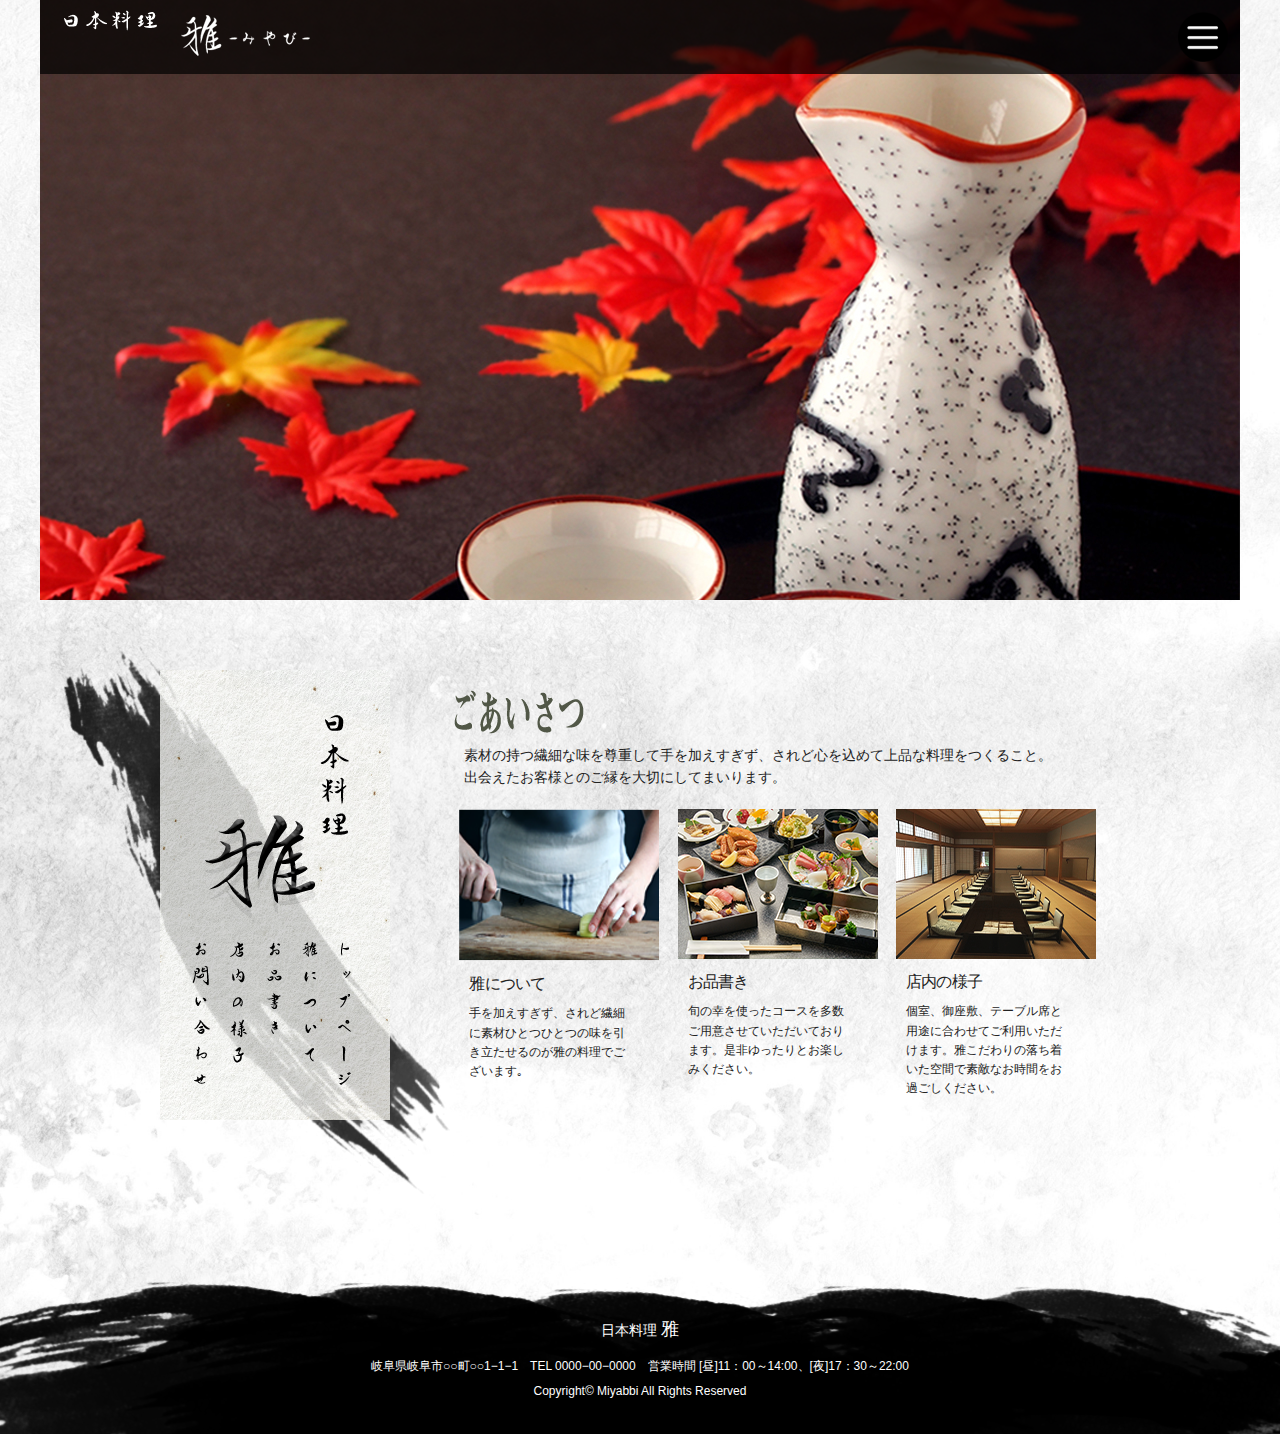
<file: index.html>
<!DOCTYPE html>
<html lang="ja">
<head>

  <!-- Basic Page Needs
  –––––––––––––––––––––––––––––––––––––––––––––––––– -->
  <meta charset="utf-8">
  <title>日本料理　雅（みやび）</title>
  <meta name="description" content="岐阜県にある日本料理専門店「雅」の公式サイトです。">
  <meta name="keywords" content="岐阜県,和食,日本料理,雅,日本料理雅">
    <link rel="stylesheet" href="css/normalize.css">
  <link rel="stylesheet" href="css/skeleton.css">
  <link rel="stylesheet" href="css/miyabi.css">
  <link rel="stylesheet" href="owlcarousel/assets/owl.carousel.min.css">
        <link rel="stylesheet" href="owlcarousel/assets/owl.theme.default.min.css">
        <!-- jQuery -->
        <script type="text/javascript" src="https://ajax.googleapis.com/ajax/libs/jquery/1.10.2/jquery.min.js"></script>
        <!-- Owl Carousel JS -->
        <script src="owlcarousel/owl.carousel.min.js"></script>
         <!-- Owl Carouselを動作させるために追加 -->
        <script src="test-carousel.js"></script>

  <!-- Mobile Specific Metas
  –––––––––––––––––––––––––––––––––––––––––––––––––– -->
  <meta name="viewport" content="width=device-width, initial-scale=1">

  <!-- Favicon
  –––––––––––––––––––––––––––––––––––––––––––––––––– -->
  <link rel="icon" type="image/png" href="image/favicon.png">
</head>
    <!--ヘッド終わり-->
<body>
    <header id="header">
        <div class="global">
        <div class="g-navi u-max-full-width">
            <img class="u-max-full-width gsub" src="image/top/g-navi-sub.png" alt="">
            <img class="u-max-full-width glogo" src="image/top/g-nabi-logo.png" alt="">
            <img class="gbtn" src="image/top/btn.png" alt="" width="50" height="50">
        </div>
        <div class="slide">
            <ul>
                <a href="index.html"><li>トップページ</li></a>
                <a href="about.html"><li>雅について</li></a>
                <a href="menu.html"><li>お品書き</li></a>
                <a href="shop.html"><li>店内の様子</li></a>
                <a href="form.html"><li>お問い合わせ</li></a>
            </ul>
        </div>
        </div>
                    <div class="owl-carousel owl-theme">
                     <img class="u-max-full-width" src="image/top/header-1.jpg" alt="">
                     <img class="u-max-full-width" src="image/top/newheader-2.jpg" alt="">
                     <img class="u-max-full-width" src="image/top/newheader-3.jpg" alt="">
                     <img class="u-max-full-width" src="image/top/newheader-4.jpg" alt="">
                     <img class="u-max-full-width" src="image/top/newheader-5.jpg" alt="">
                     </div>
        <script>
 $(document).ready(function(){

      $('.gbtn').click(function () {
        $('.slide').slideToggle();
      });

    });
        </script>
    </header>
    <!--ヘッダー終わり-->
    <main id=top>
        <div class="container">
            <div class="row">
                <div class="four columns">
                  <div id="logo">
                      <div class="sumi"><img class="u-max-full-width" src="image/top/sumi.png" alt=""></div>
                      <div class="wasi"><img class="u-max-full-width" src="image/top/wasi_logo.png" alt=""></div>
                      <div class="main_logo"><img class="u-max-full-width" src="image/top/miyabi_logo.png" alt=""></div>
                      <div class="sub_logo"><img class="u-max-full-width" src="image/top/sub_logo.png" alt=""></div>
                    <div class="navi">
                        <ul>
                            <li><a href="index.html"><img class="u-max-full-width" src="image/top/toppage.png" alt="トップページ"></a></li>
                            <li><a href="about.html"><img class="u-max-full-width" src="image/top/miyabi.png" alt="雅について"></a></li>
                            <li><a href="menu.html"><img class="u-max-full-width" src="image/top/menu.png" alt="お品書き"></a></li>
                            <li><a href="shop.html"><img class="u-max-full-width" src="image/top/tennai.png" alt="店内の様子"></a></li>
                            <li><a href="form.html"><img class="u-max-full-width" src="image/top/form.png" alt="お問い合わせ"></a></li>
                        </ul>
                    </div>
                  </div>
                </div>
                    <!--　サイドバー終わり-->
                <div class="eight columns">
                    <div id="top_contents">
                        <div class="aisatu">
                            <img class="u-max-full-width pc" src="image/top/aisatu.png" alt="">
                            <img class="u-max-full-width sp" src="image/top_sp/aisatu.png" alt="">
                            <p>素材の持つ繊細な味を尊重して手を加えすぎず、されど心を込めて上品な料理をつくること。<br>
                               出会えたお客様とのご縁を大切にしてまいります。​</p>
                        </div>
                            <div class="contents_li">
                                  <a href="about.html"><img class="u-max-full-width" src="image/top/c_1.png" alt="雅について"></a>
                                <h4>雅について</h4>
                                <p>手を加えすぎず、されど繊細に素材ひとつひとつの味を引き立たせるのが雅の料理でございます｡</p>
                            </div>
                            <div class="contents_li">
                                  <a href="menu.html"><img class="u-max-full-width" src="image/top/c_2.png" alt="お品書き"></a>
                                <h4>お品書き</h4>
                                <p>旬の幸を使ったコースを多数ご用意させていただいております。是非ゆったりとお楽しみください。</p>
                            </div>
                            <div class="contents_li">
                                  <a href="shop.html"><img class="u-max-full-width" src="image/top/c_3.png" alt="店内の様子"></a>
                                <h4>店内の様子</h4>
                                <p>個室、御座敷、テーブル席と用途に合わせてご利用いただけます。雅こだわりの落ち着いた空間で素敵なお時間をお過ごしください。</p>
                            </div>
                    </div>
                </div>
                <!--メインコンテンツ終了-->
                <div class="page_top"><a href="#logo"><p>ページトップへ</p></a></div>
            </div>
        </div>
        <script>

$(document).ready(function() {
  var page_top = $('.page_top');
       page_top.click(function () {
           $('body, html').animate({ scrollTop: 0 }, 500);
              return false;
   });
});
</script>

    </main>
    <!--メイン終了-->
    <footer>
        <div class="container">
            <div class="row">
                <div class="twelve columns">
                    <p>日本料理 <span>雅</span></p>
                    <small> 岐阜県岐阜市○○町○○1−1−1　TEL 0000−00−0000　営業時間 [昼]11：00～14:00、[夜]17：30～22:00<br>Copyright© Miyabbi All Rights Reserved</small>
                </div>
            </div>
        </div>
    </footer>
       <!--フッター終了-->
</body>
</file>
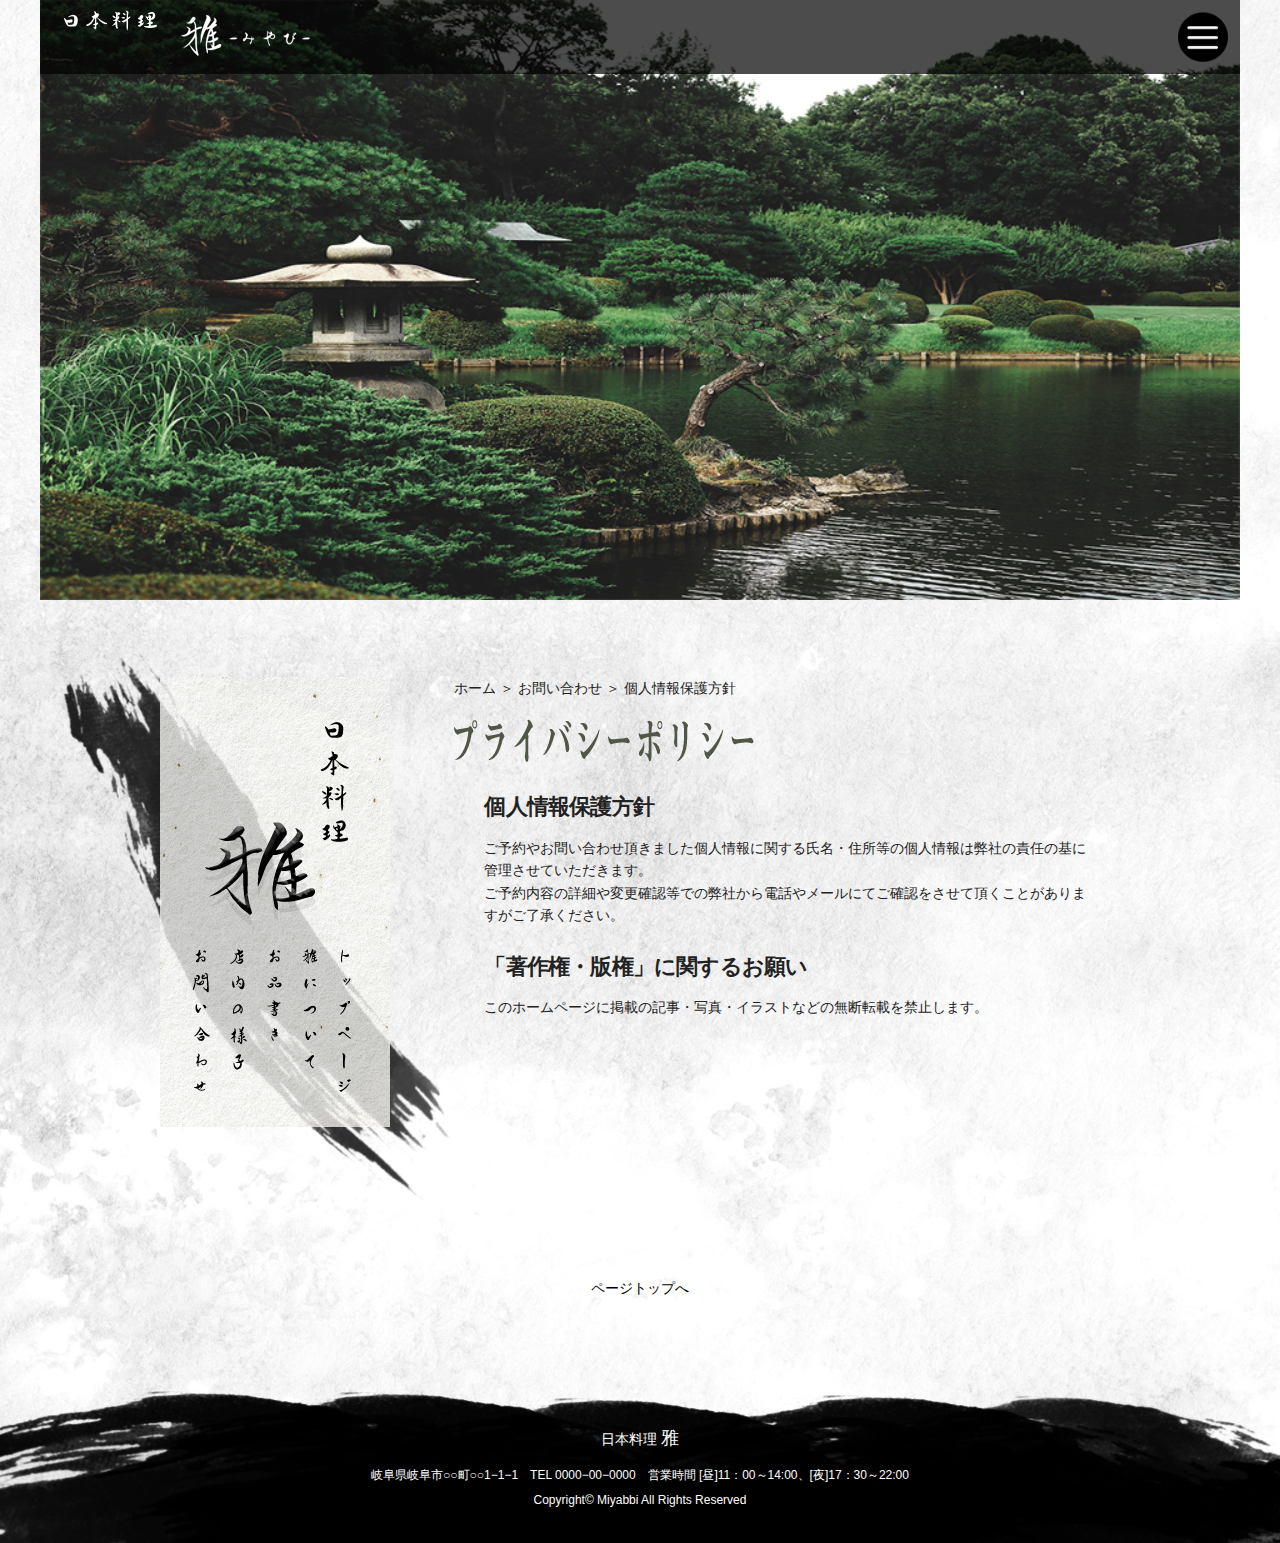
<file: form-1.html>
<!DOCTYPE html>
<html lang="ja">
<head>

  <!-- Basic Page Needs
  –––––––––––––––––––––––––––––––––––––––––––––––––– -->
  <meta charset="utf-8">
  <title>日本料理　雅（みやび）</title>
  <meta name="description" content="岐阜県にある日本料理専門店「雅」の公式サイトです。">
  <meta name="keywords" content="岐阜県,和食,日本料理,雅,日本料理雅">
    <link rel="stylesheet" href="css/normalize.css">
  <link rel="stylesheet" href="css/skeleton.css">
  <link rel="stylesheet" href="css/miyabi.css">
  <link rel="stylesheet" href="owlcarousel/assets/owl.carousel.min.css">
        <!-- jQuery -->
        <script type="text/javascript" src="https://ajax.googleapis.com/ajax/libs/jquery/1.10.2/jquery.min.js"></script>

  <!-- Mobile Specific Metas
  –––––––––––––––––––––––––––––––––––––––––––––––––– -->
  <meta name="viewport" content="width=device-width, initial-scale=1">

  <!-- Favicon
  –––––––––––––––––––––––––––––––––––––––––––––––––– -->
  <link rel="icon" type="image/png" href="image/favicon.png">
</head>
    <!--ヘッド終わり-->
<body>
    <header id="header">
        <div class="global">
        <div class="g-navi u-max-full-width">
            <img class="u-max-full-width gsub" src="image/top/g-navi-sub.png" alt="">
            <img class="u-max-full-width glogo" src="image/top/g-nabi-logo.png" alt="">
            <img class="gbtn" src="image/top/btn.png" alt="" width="50" height="50">
        </div>
        <div class="slide">
            <ul>
                <a href="index.html"><li>トップページ</li></a>
                <a href="about.html"><li>雅について</li></a>
                <a href="menu.html"><li>お品書き</li></a>
                <a href="shop.html"><li>店内の様子</li></a>
                <a href="form.html"><li>お問い合わせ</li></a>
            </ul>
        </div>
        </div>
                    <div class="about-header">
                     <img class="u-full-width" src="image/top/header-5.jpg" alt="">
                    </div>
<script>
 $(document).ready(function(){

      $('.gbtn').click(function () {
        $('.slide').slideToggle();
      });

    });
</script>
    </header>
    <!--ヘッダー終わり-->
    <main id=form1>
        <div class="container">
            <div class="row">
                <div class="four columns">
                  <div id="logo">
                      <div class="sumi"><img class="u-max-full-width" src="image/top/sumi.png" alt=""></div>
                      <div class="wasi"><img class="u-max-full-width" src="image/top/wasi_logo.png" alt=""></div>
                      <div class="main_logo"><img class="u-max-full-width" src="image/top/miyabi_logo.png" alt=""></div>
                      <div class="sub_logo"><img class="u-max-full-width" src="image/top/sub_logo.png" alt=""></div>
                    <div class="navi">
                        <ul>
                            <li><a href="index.html"><img class="u-max-full-width" src="image/top/toppage.png" alt="トップページ"></a></li>
                            <li><a href="about.html"><img class="u-max-full-width" src="image/top/miyabi.png" alt="雅について"></a></li>
                            <li><a href="menu.html"><img class="u-max-full-width" src="image/top/menu.png" alt="お品書き"></a></li>
                            <li><a href="shop.html"><img class="u-max-full-width" src="image/top/tennai.png" alt="店内の様子"></a></li>
                            <li><a href="form.html"><img class="u-max-full-width" src="image/top/form.png" alt="お問い合わせ"></a></li>
                        </ul>
                    </div>
                  </div>
                </div>
                    <!--　サイドバー終わり-->
                <div class="eight columns">
                    <div id="form1_contents">
                        <div class="pan"><p>ホーム ＞ お問い合わせ ＞ 個人情報保護方針</p></div>
                        <div class="aisatu">
                            <img class="u-max-full-width pc" src="image/form/privercy.png" alt="">
                            <img class="u-max-full-width sp" src="image/form_sp/privacy.png" alt="">
                        </div>
                        <div class="privacy">
                            <h4>個人情報保護方針</h4>
                            <p>ご予約やお問い合わせ頂きました個人情報に関する氏名・住所等の個人情報は弊社の責任の基に管理させていただきます。<br>ご予約内容の詳細や変更確認等での弊社から電話やメールにてご確認をさせて頂くことがありますがご了承ください。</p>
                            <h4>「著作権・版権」に関するお願い</h4>
                            <p>このホームページに掲載の記事・写真・イラストなどの無断転載を禁止します。</p>
                        </div>
                    </div>
                </div>
                <!--メインコンテンツ終了-->
            </div>
        </div>
 <div class="page_top"><a href="#logo"><p>ページトップへ</p></a></div>
<script>
$(document).ready(function() {
  var page_top = $('.page_top');
       page_top.click(function () {
           $('body, html').animate({ scrollTop: 0 }, 500);
              return false;
   });
});
</script>

    </main>
    <!--メイン終了-->
    <footer>
        <div class="container">
            <div class="row">
                <div class="twelve columns">
                    <p>日本料理 <span>雅</span></p>
                    <small> 岐阜県岐阜市○○町○○1−1−1　TEL 0000−00−0000　営業時間 [昼]11：00～14:00、[夜]17：30～22:00<br>Copyright© Miyabbi All Rights Reserved</small>
                </div>
            </div>
        </div>
    </footer>
     <!--フッター終了-->
</body>
</file>
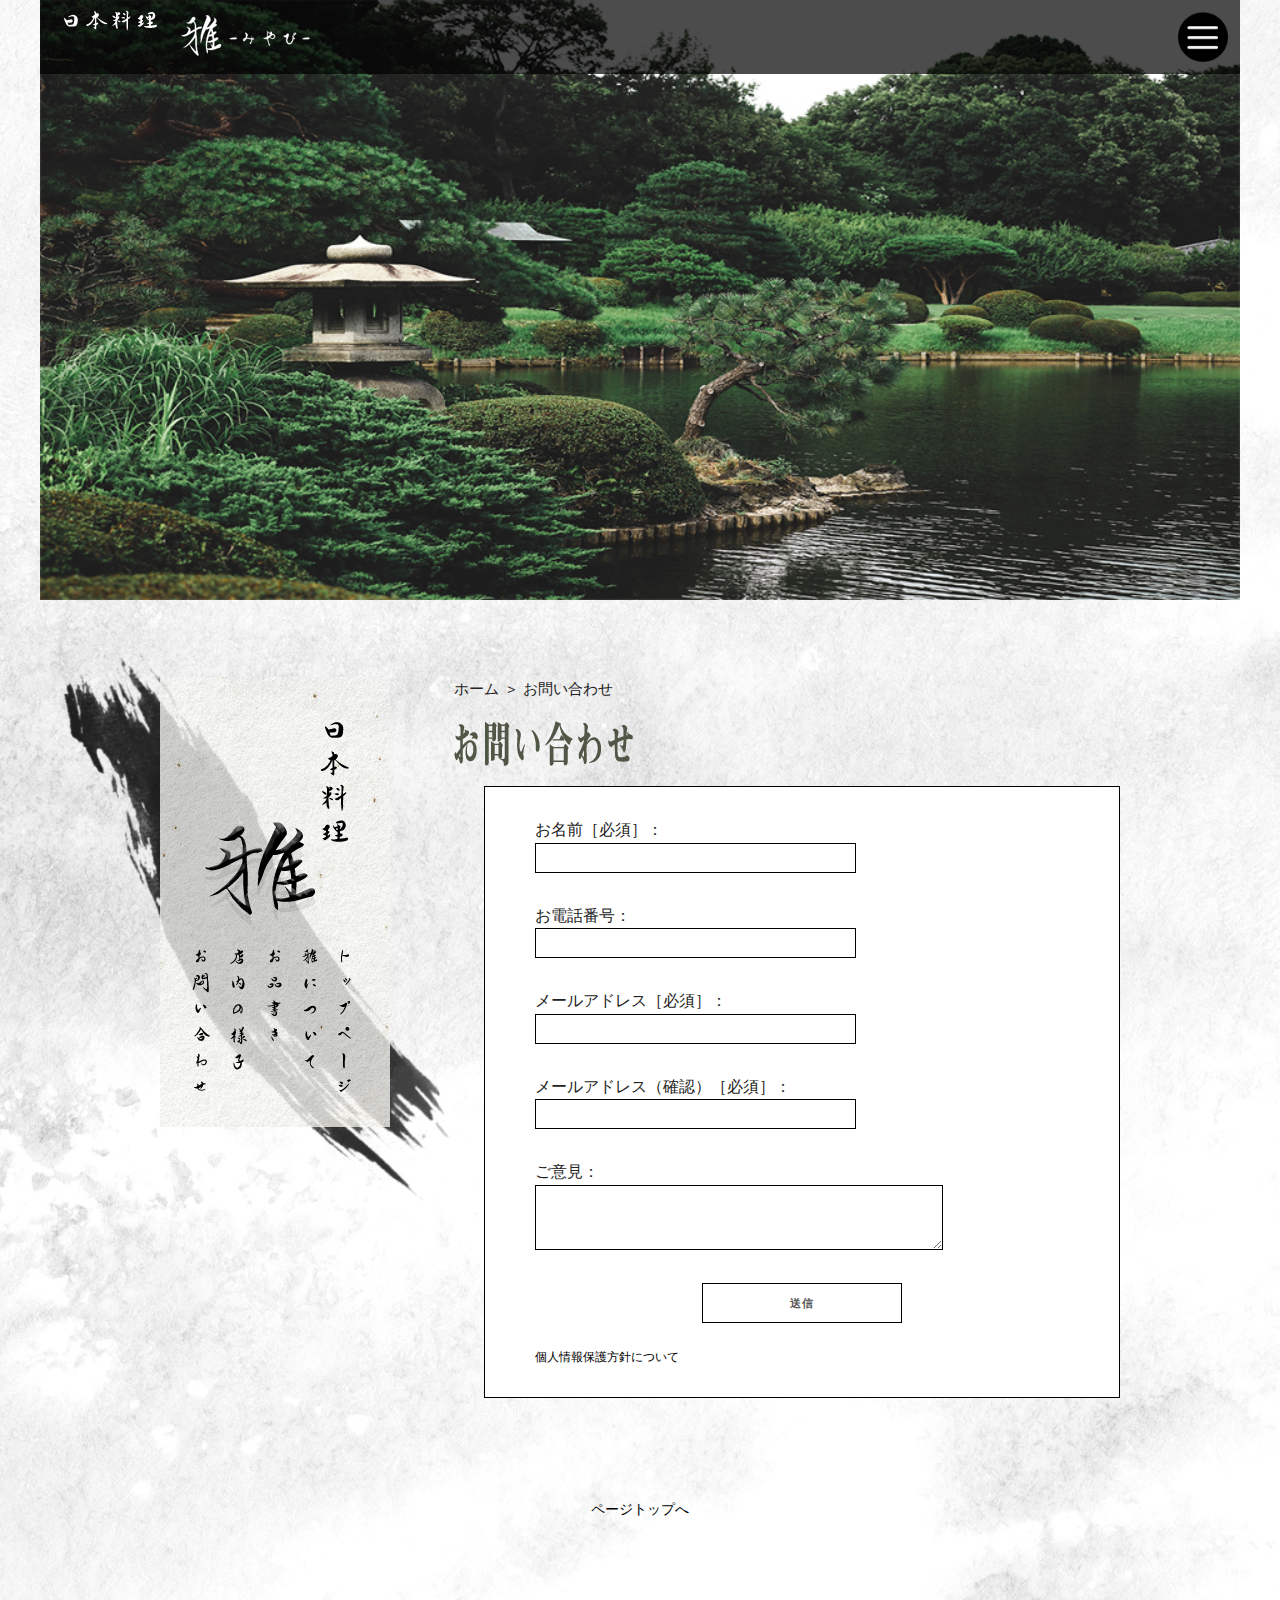
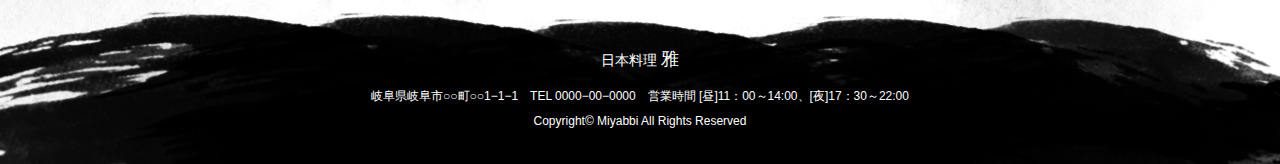
<file: form.html>
<!DOCTYPE html>
<html lang="ja">
<head>

  <!-- Basic Page Needs
  –––––––––––––––––––––––––––––––––––––––––––––––––– -->
  <meta charset="utf-8">
  <title>日本料理　雅（みやび）</title>
  <meta name="description" content="岐阜県にある日本料理専門店「雅」の公式サイトです。">
  <meta name="keywords" content="岐阜県,和食,日本料理,雅,日本料理雅">
    <link rel="stylesheet" href="css/normalize.css">
  <link rel="stylesheet" href="css/skeleton.css">
  <link rel="stylesheet" href="css/miyabi.css">
  <link rel="stylesheet" href="owlcarousel/assets/owl.carousel.min.css">
        <!-- jQuery -->
        <script type="text/javascript" src="https://ajax.googleapis.com/ajax/libs/jquery/1.10.2/jquery.min.js"></script>

  <!-- Mobile Specific Metas
  –––––––––––––––––––––––––––––––––––––––––––––––––– -->
  <meta name="viewport" content="width=device-width, initial-scale=1">

  <!-- Favicon
  –––––––––––––––––––––––––––––––––––––––––––––––––– -->
  <link rel="icon" type="image/png" href="image/favicon.png">
</head>
    <!--ヘッド終わり-->
<body>
    <header id="header">
        <div class="global">
        <div class="g-navi u-max-full-width">
            <img class="u-max-full-width gsub" src="image/top/g-navi-sub.png" alt="">
            <img class="u-max-full-width glogo" src="image/top/g-nabi-logo.png" alt="">
            <img class="gbtn" src="image/top/btn.png" alt="" width="50" height="50">
        </div>
        <div class="slide">
            <ul>
                <a href="index.html"><li>トップページ</li></a>
                <a href="about.html"><li>雅について</li></a>
                <a href="menu.html"><li>お品書き</li></a>
                <a href="shop.html"><li>店内の様子</li></a>
                <a href="form.html"><li>お問い合わせ</li></a>
            </ul>
        </div>
        </div>
                    <div class="about-header">
                     <img class="u-full-width" src="image/top/header-5.jpg" alt="">
                </div>
<script>
 $(document).ready(function(){

      $('.gbtn').click(function () {
        $('.slide').slideToggle();
      });

    });
</script>
    </header>
    <!--ヘッダー終わり-->
    <main id=form>
        <div class="container">
            <div class="row">
                <div class="four columns">
                  <div id="logo">
                      <div class="sumi"><img class="u-max-full-width" src="image/top/sumi.png" alt=""></div>
                      <div class="wasi"><img class="u-max-full-width" src="image/top/wasi_logo.png" alt=""></div>
                      <div class="main_logo"><img class="u-max-full-width" src="image/top/miyabi_logo.png" alt=""></div>
                      <div class="sub_logo"><img class="u-max-full-width" src="image/top/sub_logo.png" alt=""></div>
                    <div class="navi">
                        <ul>
                            <li><a href="index.html"><img class="u-max-full-width" src="image/top/toppage.png" alt="トップページ"></a></li>
                            <li><a href="about.html"><img class="u-max-full-width" src="image/top/miyabi.png" alt="雅について"></a></li>
                            <li><a href="menu.html"><img class="u-max-full-width" src="image/top/menu.png" alt="お品書き"></a></li>
                            <li><a href="shop.html"><img class="u-max-full-width" src="image/top/tennai.png" alt="店内の様子"></a></li>
                            <li><a href="form.html"><img class="u-max-full-width" src="image/top/form.png" alt="お問い合わせ"></a></li>
                        </ul>
                    </div>
                  </div>
                </div>
                    <!--　サイドバー終わり-->
                <div class="eight columns">
                    <div id="form_contents">
                        <div class="pan"><p>ホーム ＞ お問い合わせ</p></div>
                        <div class="aisatu">
                            <img class="u-max-full-width pc" src="image/form/form.png" alt="">
                            <img class="u-max-full-width sp" src="image/form_sp/form.png" alt="">
                        </div>
                        <div class="form_box">
                            <form action="cgi-bin/formmail.cgi" method="post">
                                <p>お名前［必須］：<br><input type="text" name="name" size="30"></p>
                                <p>お電話番号：<br><input type="text" name="tel" size="30"></p>
                                <p>メールアドレス［必須］：<br><input type="text" name="mail" size="30"></p>
                                <p>メールアドレス（確認）［必須］：<br><input type="text" name="mail" size="30"></p>
                                <p>ご意見：<br><textarea name="kanso" rows="4" cols="40"></textarea></p>
                                <input class="sousin" type="submit" value="送信">
                            </form>
                            <a href="form-1.html"><p class="li">個人情報保護方針について</p></a>
                        </div>
                    </div>
                </div>
                <!--メインコンテンツ終了-->
            </div>
        </div>
 <div class="page_top"><a href="#logo"><p>ページトップへ</p></a></div>
<script>
$(document).ready(function() {
  var page_top = $('.page_top');
       page_top.click(function () {
           $('body, html').animate({ scrollTop: 0 }, 500);
              return false;
   });
});
</script>

    </main>
    <!--メイン終了-->
    <footer>
        <div class="container">
            <div class="row">
                <div class="twelve columns">
                    <div class=haikei_sumi>
                    <p>日本料理 <span>雅</span></p>
                    <small> 岐阜県岐阜市○○町○○1−1−1　TEL 0000−00−0000　営業時間 [昼]11：00～14:00、[夜]17：30～22:00<br>Copyright© Miyabbi All Rights Reserved</small>
                   </div>
               </div>
            </div>
        </div>
    </footer>
     <!--フッター終了-->
</body>
</file>
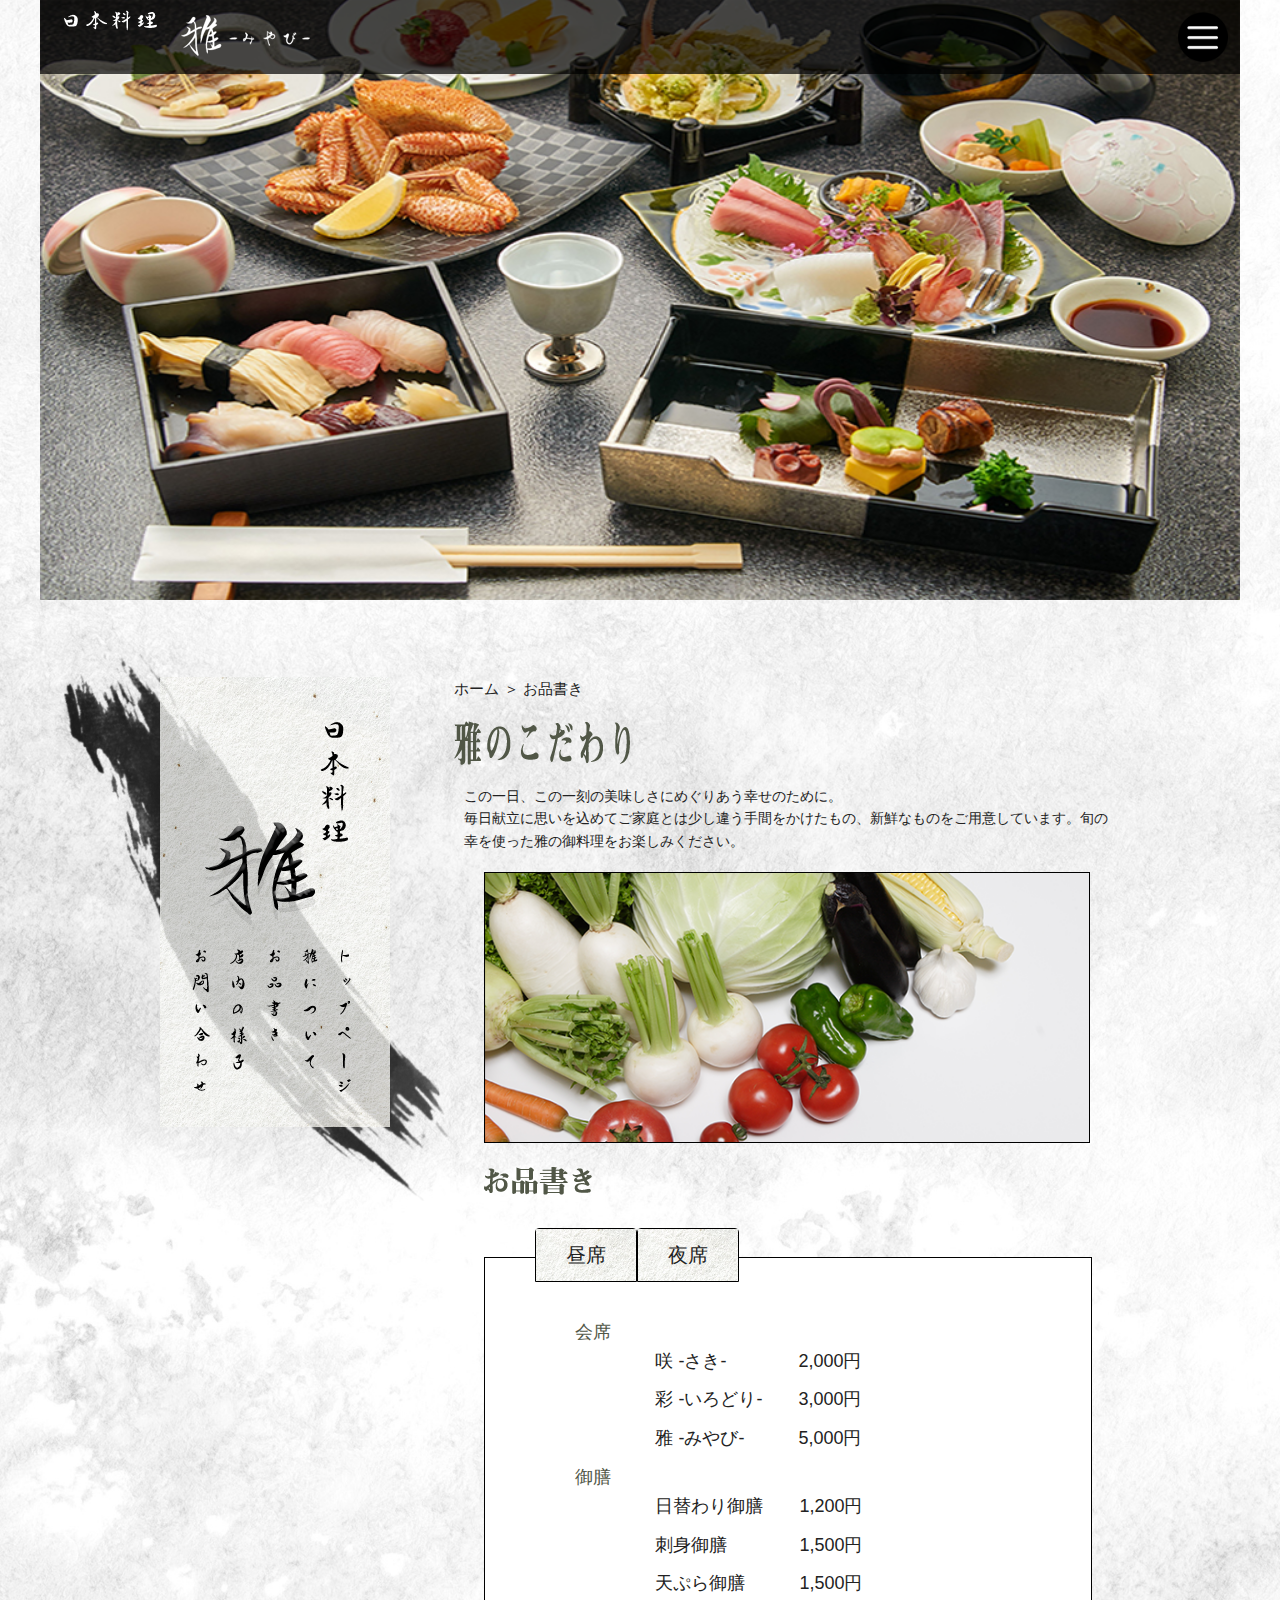
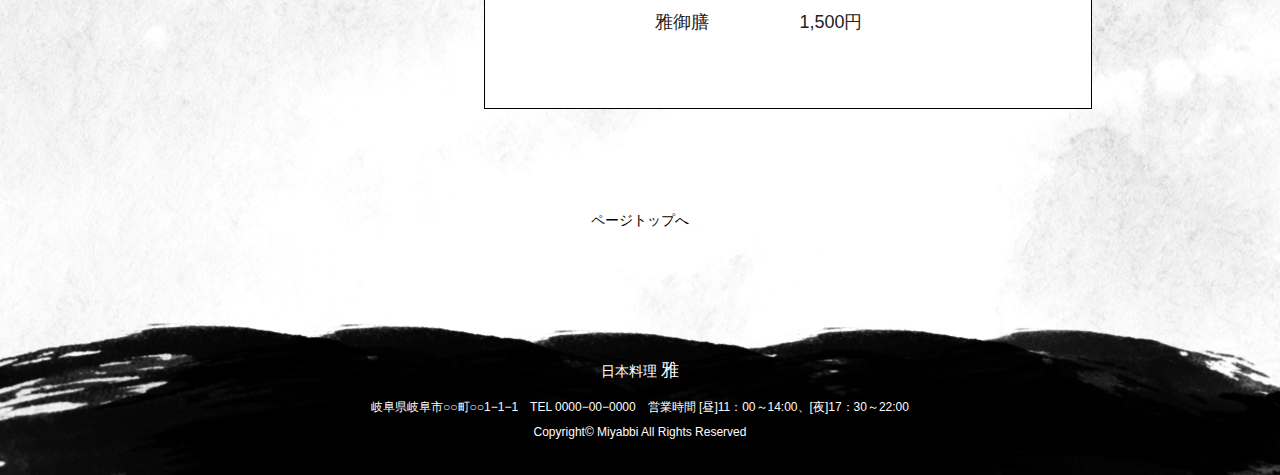
<file: menu.html>
<!DOCTYPE html>
<html lang="ja">
<head>

  <!-- Basic Page Needs
  –––––––––––––––––––––––––––––––––––––––––––––––––– -->
  <meta charset="utf-8">
  <title>日本料理　雅（みやび）</title>
  <meta name="description" content="岐阜県にある日本料理専門店「雅」の公式サイトです。">
  <meta name="keywords" content="岐阜県,和食,日本料理,雅,日本料理雅">
    <link rel="stylesheet" href="css/normalize.css">
  <link rel="stylesheet" href="css/skeleton.css">
  <link rel="stylesheet" href="css/miyabi.css">
  <link rel="stylesheet" href="owlcarousel/assets/owl.carousel.min.css">
        <!-- jQuery -->
        <script type="text/javascript" src="https://ajax.googleapis.com/ajax/libs/jquery/1.10.2/jquery.min.js"></script>

  <!-- Mobile Specific Metas
  –––––––––––––––––––––––––––––––––––––––––––––––––– -->
  <meta name="viewport" content="width=device-width, initial-scale=1">

  <!-- Favicon
  –––––––––––––––––––––––––––––––––––––––––––––––––– -->
  <link rel="icon" type="image/png" href="image/favicon.png">
</head>
    <!--ヘッド終わり-->
<body>
    <header id="header">
        <div class="global">
        <div class="g-navi u-max-full-width">
            <img class="u-max-full-width gsub" src="image/top/g-navi-sub.png" alt="">
            <img class="u-max-full-width glogo" src="image/top/g-nabi-logo.png" alt="">
            <img class="gbtn" src="image/top/btn.png" alt="" width="50" height="50">
        </div>
        <div class="slide">
            <ul>
                <a href="index.html"><li>トップページ</li></a>
                <a href="about.html"><li>雅について</li></a>
                <a href="menu.html"><li>お品書き</li></a>
                <a href="shop.html"><li>店内の様子</li></a>
                <a href="form.html"><li>お問い合わせ</li></a>
            </ul>
        </div>
        </div>
                    <div class="about-header">
                     <img class="u-full-width" src="image/top/header-3.jpg" alt="">
                    </div>
<script>
 $(document).ready(function(){

      $('.gbtn').click(function () {
        $('.slide').slideToggle();
      });

    });
</script>
    </header>
    <!--ヘッダー終わり-->
    <main id=menu>
        <div class="container">
            <div class="row">
                <div class="four columns">
                  <div id="logo">
                      <div class="sumi"><img class="u-max-full-width" src="image/top/sumi.png" alt=""></div>
                      <div class="wasi"><img class="u-max-full-width" src="image/top/wasi_logo.png" alt=""></div>
                      <div class="main_logo"><img class="u-max-full-width" src="image/top/miyabi_logo.png" alt=""></div>
                      <div class="sub_logo"><img class="u-max-full-width" src="image/top/sub_logo.png" alt=""></div>
                    <div class="navi">
                        <ul>
                            <li><a href="index.html"><img class="u-max-full-width" src="image/top/toppage.png" alt="トップページ"></a></li>
                            <li><a href="about.html"><img class="u-max-full-width" src="image/top/miyabi.png" alt="雅について"></a></li>
                            <li><a href="menu.html"><img class="u-max-full-width" src="image/top/menu.png" alt="お品書き"></a></li>
                            <li><a href="shop.html"><img class="u-max-full-width" src="image/top/tennai.png" alt="店内の様子"></a></li>
                            <li><a href="form.html"><img class="u-max-full-width" src="image/top/form.png" alt="お問い合わせ"></a></li>
                        </ul>
                    </div>
                  </div>
                </div>
                    <!--　サイドバー終わり-->
                <div class="eight columns">
                    <div id="menu_contents">
                        <div class="pan"><p>ホーム ＞ お品書き</p></div>
                        <div class="aisatu">
                            <img class="u-max-full-width pc" src="image/menu/kodawari.png" alt="">
                            <img class="u-max-full-width sp" src="image/menu_sp/kodawari.png" alt="">
                            <p>この一日、この一刻の美味しさにめぐりあう幸せのために。<br>毎日献立に思いを込めてご家庭とは少し違う手間をかけたもの、新鮮なものをご用意しています。旬の幸を使った雅の御料理をお楽しみください。</p>
                        </div>
                        <div class="food_p"><img class="u-max-full-width " src="image/menu/food.png" alt=""></div>
                        <div class="menu">
                            <h3><img class="u-max-full-width pcpc" src="image/menu/menu.png" alt=""></h3>
                            <h3><img class="u-max-full-width spsp" src="image/menu_sp/menu.png" alt=""></h3>
                            <div class="menu_box">
                                <div id="lunch" class="secList"><p>昼席</p></div>
                                <div id="dinner" class="secList"><p>夜席</p></div>
                                <div class="lunch section">
                                    <ul>
                                        <li><span>会席</span><ul>
                                            <li>咲 -さき-　　　　2,000円</li>
                                            <li>彩 -いろどり-　　3,000円</li>
                                            <li>雅 -みやび-　　　5,000円</li>
                                        </ul></li>
                                        <li><span>御膳</span><ul>
                                            <li>日替わり御膳　　1,200円</li>
                                            <li>刺身御膳　　　　1,500円</li>
                                            <li>天ぷら御膳　　　1,500円</li>
                                            <li>雅御膳　　　　　1,500円</li>
                                        </ul></li>
                                    </ul>
                                </div>
                                <div class="dinner section">
                                    <ul>
                                        <li><span>会席</span>
                                        <ul>
                                            <li>雅 -みやび-　　　　5,000円</li>
                                            <li>山吹 -やまぶき-　　8,000円</li>
                                            <li>楓 -かえで-　　　 10,000円</li>
                                        </ul>
                                        <p><span>会席料理の内容は下記の通りです。</span><br>季節の先付け、お吸い物、お造り、煮物、焼き物、揚げ物、寿司、デザート</p>
                                        </li>
                                        <li><span>季節の鍋</span>
                                        <p class=nabe>内容は季節によりことなります。<br>内容に関しましてはお問い合わせください。<br>※要予約</p></li>
                                    </ul>
                                </div>
                            </div>
                        </div>
                      
                    </div>
                </div>
                <!--メインコンテンツ終了-->
            </div>
        </div>
 <div class="page_top"><a href="#logo"><p>ページトップへ</p></a></div>
<script>
$(document).ready(function() {
  var page_top = $('.page_top');
       page_top.click(function () {
           $('body, html').animate({ scrollTop: 0 }, 500);
              return false;
   });
});
</script>
<script>
    $(function(){
  $('.secList').on('click',function(){
    $('.section').not($('.'+$(this).attr('id'))).hide();
    $('.'+$(this).attr('id')).show();
  });
});
</script>

    </main>
    <!--メイン終了-->
    <footer>
        <div class="container">
            <div class="row">
                <div class="twelve columns">
                    <p>日本料理 <span>雅</span></p>
                    <small> 岐阜県岐阜市○○町○○1−1−1　TEL 0000−00−0000　営業時間 [昼]11：00～14:00、[夜]17：30～22:00<br>Copyright© Miyabbi All Rights Reserved</small>
                </div>
            </div>
        </div>
    </footer>
     <!--フッター終了-->
</body>
</file>
<file: css/skeleton.css>
/*
* Skeleton V2.0.4
* Copyright 2014, Dave Gamache
* www.getskeleton.com
* Free to use under the MIT license.
* http://www.opensource.org/licenses/mit-license.php
* 12/29/2014
*/


/* Table of contents
––––––––––––––––––––––––––––––––––––––––––––––––––
- Grid
- Base Styles
- Typography
- Links
- Buttons
- Forms
- Lists
- Code
- Tables
- Spacing
- Utilities
- Clearing
- Media Queries
*/


/* Grid
–––––––––––––––––––––––––––––––––––––––––––––––––– */
.container {
  position: relative;
  width: 100%;
  max-width: 960px;
  margin: 0 auto;
  padding: 0 20px;
  box-sizing: border-box; }
.column,
.columns {
  width: 100%;
  float: left;
  box-sizing: border-box; }

/* For devices larger than 400px */
@media (min-width: 400px) {
  .container {
    width: 85%;
    padding: 0; }
}

/* For devices larger than 550px */
@media (min-width: 550px) {
  .container {
    width: 80%; }
  .column,
  .columns {
    margin-left: 0%; }
  .column:first-child,
  .columns:first-child {
    margin-left: 0; }

  .one.column,
  .one.columns                    { width: 4.66666666667%; }
  .two.columns                    { width: 13.3333333333%; }
  .three.columns                  { width: 22%;            }
  .four.columns                   { width: 30.6666666667%; }
  .five.columns                   { width: 39.3333333333%; }
  .six.columns                    { width: 48%;            }
  .seven.columns                  { width: 56.6666666667%; }
  .eight.columns                  { width: 69.3333333333%; }
  .nine.columns                   { width: 74.0%;          }
  .ten.columns                    { width: 82.6666666667%; }
  .eleven.columns                 { width: 91.3333333333%; }
  .twelve.columns                 { width: 100%; margin-left: 0; }

  .one-third.column               { width: 30.6666666667%; }
  .two-thirds.column              { width: 65.3333333333%; }

  .one-half.column                { width: 48%; }

  /* Offsets */
  .offset-by-one.column,
  .offset-by-one.columns          { margin-left: 8.66666666667%; }
  .offset-by-two.column,
  .offset-by-two.columns          { margin-left: 17.3333333333%; }
  .offset-by-three.column,
  .offset-by-three.columns        { margin-left: 26%;            }
  .offset-by-four.column,
  .offset-by-four.columns         { margin-left: 34.6666666667%; }
  .offset-by-five.column,
  .offset-by-five.columns         { margin-left: 43.3333333333%; }
  .offset-by-six.column,
  .offset-by-six.columns          { margin-left: 52%;            }
  .offset-by-seven.column,
  .offset-by-seven.columns        { margin-left: 60.6666666667%; }
  .offset-by-eight.column,
  .offset-by-eight.columns        { margin-left: 69.3333333333%; }
  .offset-by-nine.column,
  .offset-by-nine.columns         { margin-left: 78.0%;          }
  .offset-by-ten.column,
  .offset-by-ten.columns          { margin-left: 86.6666666667%; }
  .offset-by-eleven.column,
  .offset-by-eleven.columns       { margin-left: 95.3333333333%; }

  .offset-by-one-third.column,
  .offset-by-one-third.columns    { margin-left: 34.6666666667%; }
  .offset-by-two-thirds.column,
  .offset-by-two-thirds.columns   { margin-left: 69.3333333333%; }

  .offset-by-one-half.column,
  .offset-by-one-half.columns     { margin-left: 52%; }

}


/* Base Styles
–––––––––––––––––––––––––––––––––––––––––––––––––– */
/* NOTE
html is set to 62.5% so that all the REM measurements throughout Skeleton
are based on 10px sizing. So basically 1.5rem = 15px :) */
html {
  font-size: 62.5%; }
body {
  font-size: 1.5em; /* currently ems cause chrome bug misinterpreting rems on body element */
  line-height: 1.6;
  font-weight: 400;
  font-family: "Raleway", "HelveticaNeue", "Helvetica Neue", Helvetica, Arial, sans-serif;
  color: #222; }


/* Typography
–––––––––––––––––––––––––––––––––––––––––––––––––– */
h1, h2, h3, h4, h5, h6 {
  margin-top: 0;
  margin-bottom: 2rem;
  font-weight: 300; }
h1 { font-size: 4.0rem; line-height: 1.2;  letter-spacing: -.1rem;}
h2 { font-size: 3.6rem; line-height: 1.25; letter-spacing: -.1rem; }
h3 { font-size: 3.0rem; line-height: 1.3;  letter-spacing: -.1rem; }
h4 { font-size: 2.4rem; line-height: 1.35; letter-spacing: -.08rem; }
h5 { font-size: 1.8rem; line-height: 1.5;  letter-spacing: -.05rem; }
h6 { font-size: 1.5rem; line-height: 1.6;  letter-spacing: 0; }

/* Larger than phablet */
@media (min-width: 550px) {
  h1 { font-size: 5.0rem; }
  h2 { font-size: 4.2rem; }
  h3 { font-size: 3.6rem; }
  h4 { font-size: 3.0rem; }
  h5 { font-size: 2.4rem; }
  h6 { font-size: 1.5rem; }
}

p {
  margin-top: 0; }


/* Links
–––––––––––––––––––––––––––––––––––––––––––––––––– */
a {
  color: #1EAEDB; }
a:hover {
  color: #0FA0CE; }


/* Buttons
–––––––––––––––––––––––––––––––––––––––––––––––––– */
.button,
button,
input[type="submit"],
input[type="reset"],
input[type="button"] {
  display: inline-block;
  height: 38px;
  padding: 0 30px;
  color: #555;
  text-align: center;
  font-size: 11px;
  font-weight: 600;
  line-height: 38px;
  letter-spacing: .1rem;
  text-transform: uppercase;
  text-decoration: none;
  white-space: nowrap;
  background-color: transparent;
  border-radius: 4px;
  border: 1px solid #bbb;
  cursor: pointer;
  box-sizing: border-box; }
.button:hover,
button:hover,
input[type="submit"]:hover,
input[type="reset"]:hover,
input[type="button"]:hover,
.button:focus,
button:focus,
input[type="submit"]:focus,
input[type="reset"]:focus,
input[type="button"]:focus {
  color: #333;
  border-color: #888;
  outline: 0; }
.button.button-primary,
button.button-primary,
input[type="submit"].button-primary,
input[type="reset"].button-primary,
input[type="button"].button-primary {
  color: #FFF;
  background-color: #33C3F0;
  border-color: #33C3F0; }
.button.button-primary:hover,
button.button-primary:hover,
input[type="submit"].button-primary:hover,
input[type="reset"].button-primary:hover,
input[type="button"].button-primary:hover,
.button.button-primary:focus,
button.button-primary:focus,
input[type="submit"].button-primary:focus,
input[type="reset"].button-primary:focus,
input[type="button"].button-primary:focus {
  color: #FFF;
  background-color: #1EAEDB;
  border-color: #1EAEDB; }


/* Forms
–––––––––––––––––––––––––––––––––––––––––––––––––– */
input[type="email"],
input[type="number"],
input[type="search"],
input[type="text"],
input[type="tel"],
input[type="url"],
input[type="password"],
textarea,
select {
  height: 38px;
  padding: 6px 10px; /* The 6px vertically centers text on FF, ignored by Webkit */
  background-color: #fff;
  border: 1px solid #D1D1D1;
  border-radius: 4px;
  box-shadow: none;
  box-sizing: border-box; }
/* Removes awkward default styles on some inputs for iOS */
input[type="email"],
input[type="number"],
input[type="search"],
input[type="text"],
input[type="tel"],
input[type="url"],
input[type="password"],
textarea {
  -webkit-appearance: none;
     -moz-appearance: none;
          appearance: none; }
textarea {
  min-height: 65px;
  padding-top: 6px;
  padding-bottom: 6px; }
input[type="email"]:focus,
input[type="number"]:focus,
input[type="search"]:focus,
input[type="text"]:focus,
input[type="tel"]:focus,
input[type="url"]:focus,
input[type="password"]:focus,
textarea:focus,
select:focus {
  border: 1px solid #33C3F0;
  outline: 0; }
label,
legend {
  display: block;
  margin-bottom: .5rem;
  font-weight: 600; }
fieldset {
  padding: 0;
  border-width: 0; }
input[type="checkbox"],
input[type="radio"] {
  display: inline; }
label > .label-body {
  display: inline-block;
  margin-left: .5rem;
  font-weight: normal; }


/* Lists
–––––––––––––––––––––––––––––––––––––––––––––––––– */
ul {
  list-style: circle inside; }
ol {
  list-style: decimal inside; }
ol, ul {
  padding-left: 0;
  margin-top: 0; }
ul ul,
ul ol,
ol ol,
ol ul {
  margin: 1.5rem 0 1.5rem 3rem;
  font-size: 90%; }
li {
  margin-bottom: 1rem; }


/* Code
–––––––––––––––––––––––––––––––––––––––––––––––––– */
code {
  padding: .2rem .5rem;
  margin: 0 .2rem;
  font-size: 90%;
  white-space: nowrap;
  background: #F1F1F1;
  border: 1px solid #E1E1E1;
  border-radius: 4px; }
pre > code {
  display: block;
  padding: 1rem 1.5rem;
  white-space: pre; }


/* Tables
–––––––––––––––––––––––––––––––––––––––––––––––––– */
th,
td {
  padding: 12px 15px;
  text-align: left;
  border-bottom: 1px solid #E1E1E1; }
th:first-child,
td:first-child {
  padding-left: 0; }
th:last-child,
td:last-child {
  padding-right: 0; }


/* Spacing
–––––––––––––––––––––––––––––––––––––––––––––––––– */
button,
.button {
  margin-bottom: 1rem; }
input,
textarea,
select,
fieldset {
  margin-bottom: 1.5rem; }
pre,
blockquote,
dl,
figure,
table,
p,
ul,
ol,
form {
  margin-bottom: 2.5rem; }


/* Utilities
–––––––––––––––––––––––––––––––––––––––––––––––––– */
.u-full-width {
  width: 100%;
  box-sizing: border-box; }
.u-max-full-width {
  max-width: 100%;
  box-sizing: border-box; }
.u-pull-right {
  float: right; }
.u-pull-left {
  float: left; }


/* Misc
–––––––––––––––––––––––––––––––––––––––––––––––––– */
hr {
  margin-top: 3rem;
  margin-bottom: 3.5rem;
  border-width: 0;
  border-top: 1px solid #E1E1E1; }


/* Clearing
–––––––––––––––––––––––––––––––––––––––––––––––––– */

/* Self Clearing Goodness */
.container:after,
.row:after,
.u-cf {
  content: "";
  display: table;
  clear: both; }


/* Media Queries
–––––––––––––––––––––––––––––––––––––––––––––––––– */
/*
Note: The best way to structure the use of media queries is to create the queries
near the relevant code. For example, if you wanted to change the styles for buttons
on small devices, paste the mobile query code up in the buttons section and style it
there.
*/


/* Larger than mobile */
@media (min-width: 400px) {}

/* Larger than phablet (also point when grid becomes active) */
@media (min-width: 550px) {}

/* Larger than tablet */
@media (min-width: 750px) {}

/* Larger than desktop */
@media (min-width: 1000px) {}

/* Larger than Desktop HD */
@media (min-width: 1200px) {}
</file>
<file: css/miyabi.css>
@charset "UTF-8";
html {
  font-size: 62.5%; }

body {
  font-family: "ヒラギノ角ゴ Pro W3", "Hiragino Kaku Gothic Pro", メイリオ, Verdana, "ＭＳ Ｐゴシック", sans-serif;
  background-image: url("../image/top/haikei.jpg");
  background-repeat: no-repeat;
  background-size: cover; }

.owl-stage-outer {
  height: 600px; }

/*全体部分終了*/
#header {
  position: relative;
  max-width: 1200px;
  margin: 0 auto; }
  #header .global {
    background-color: rgba(0, 0, 0, 0.7);
    z-index: 1001;
    position: absolute;
    top: 0;
    left: 0;
    width: 100%; }
    #header .global .g-navi .gsub {
      margin: 10px 20px;
      display: block;
      float: left;
      margin: 10px 1% 10px 2%; }
    #header .global .g-navi .glogo {
      margin: 10px 20px;
      display: block;
      float: left;
      margin: 15px 1%; }
    #header .global .g-navi .gbtn {
      display: block;
      float: right;
      margin: 1%; }
    #header .global .slide {
      background-color: rgba(0, 0, 0, 0.8);
      width: 20%;
      height: auto;
      position: absolute;
      top: 75%;
      left: 77%;
      display: none; }
      #header .global .slide ul {
        margin: 0;
        border: 1px solid #fff; }
        #header .global .slide ul a {
          text-decoration: none; }
          #header .global .slide ul a li {
            list-style: none;
            border-bottom: 1px solid #fff;
            text-align: center;
            padding: 5px;
            margin: 0;
            color: #fff; }
  #header .global::after {
    content: '';
    display: block;
    clear: both; }

#logo {
  margin: 70px 0 150px 0;
  position: relative;
  width: 230px;
  height: 450px; }
  #logo .sumi {
    position: absolute;
    top: -30px;
    left: -37px;
    margin: 0 -60px; }
  #logo .wasi {
    opacity: 0.8;
    position: absolute;
    top: 0; }
  #logo .main_logo {
    position: absolute;
    top: 145px;
    left: 45px; }
  #logo .sub_logo {
    position: absolute;
    top: 45px;
    left: 160px; }
  #logo .navi ul {
    position: absolute;
    top: 272px;
    left: 22px; }
    #logo .navi ul li {
      list-style: none;
      margin: 0 10px;
      float: right; }

#logo::after {
  content: '';
  display: block;
  clear: both; }

/*サイドバー終了*/
#top_contents, #about_contents, #menu_contents, #shop_contents, #form_contents, #form1_contents {
  margin: 70px 0 100px 0; }

#top_contents .aisatu {
  padding-top: 20px; }
  #top_contents .aisatu p {
    margin-top: 10px; }
#top_contents .contents_li {
  width: 31.3%;
  margin: 0 5px;
  float: left; }
  #top_contents .contents_li h4 {
    font-size: 16px;
    font-size: 1.6rem;
    width: 150px;
    margin: 5px 0 10px 10px; }
  #top_contents .contents_li p {
    font-size: 12px;
    font-size: 1.2rem;
    width: 160px;
    margin-left: 10px; }

.aisatu img {
  display: block; }
.aisatu p {
  font-size: 14px;
  font-size: 1.4rem;
  margin: 20px 0 20px 10px; }

.pan p {
  margin-bottom: 20px; }

/*メイン終了*/
.page_top {
  text-align: center;
  font-size: 14px;
  font-size: 1.4rem;
  margin-bottom: 80px; }
  .page_top p {
    color: #000; }
  .page_top a {
    text-decoration: none; }

footer {
  background-image: url("../image/top/haikei_sumi.png");
  background-repeat: no-repeat;
  background-position: 50% 0%;
  padding: 45px 0 0 0;
  text-align: center;
  color: white; }
  footer p {
    font-size: 14px;
    font-size: 1.4rem;
    margin-bottom: 10px; }
    footer p span {
      font-size: 18px;
      font-size: 1.8rem; }
  footer small {
    font-size: 12px;
    font-size: 1.2rem;
    margin-bottom: 30px;
    display: block;
    line-height: 25px; }

/*フッター終了*/
/*トップページ終了*/
#about_contents .aisatu .susi {
  -webkit-border-radius: 50%;
  -moz-border-radius: 50%;
  border-radius: 50%;
  float: left;
  margin: 25px 0 30px 75px;
  width: 20%; }
#about_contents .aisatu p {
  float: left;
  width: 50%;
  margin: 43px 0 20px 20px; }
#about_contents .aisatu::after {
  content: '';
  display: block;
  clear: both; }
#about_contents .gaiyou {
  margin: 0 0 0 30px; }
  #about_contents .gaiyou table th {
    border: 1px solid #000;
    font-size: 16px;
    font-size: 1.6rem;
    padding: 10px 20px;
    text-align: center; }
  #about_contents .gaiyou table td {
    border: 1px solid #000;
    font-size: 16px;
    font-size: 1.6rem;
    padding: 10px 0  10px 18px; }
#about_contents .access {
  margin: 0 0 0 30px; }
  #about_contents .access .map {
    margin-bottom: 20px; }
#about_contents .yoyaku {
  margin: 0 0 0 30px; }
  #about_contents .yoyaku .yoyaku_yext {
    font-size: 16px;
    font-size: 1.6rem; }
  #about_contents .yoyaku .btn {
    display: inline-block;
    width: 35%;
    margin: 0 20px; }
    #about_contents .yoyaku .btn a {
      text-decoration: none; }
    #about_contents .yoyaku .btn p {
      padding: 15px 0;
      border: 1px solid #000;
      color: #000;
      text-align: center;
      background-image: url("../image/top/wasi_logo.png"); }

/*アバウト終了*/
#menu_contents .food_p {
  margin: 10px 30px; }
  #menu_contents .food_p img {
    border: 1px solid #000; }
#menu_contents .menu {
  margin: 10px 30px 0 30px; }
  #menu_contents .menu .menu_box {
    border: 1px solid #000;
    position: relative;
    width: 100%;
    height: 450px;
    background: white;
    margin-top: 50px; }
    #menu_contents .menu .menu_box #lunch {
      border: 1px solid #000;
      -webkit-border-radius: 4px 4px 0 0;
      -moz-border-radius: 4px 4px 0 0;
      border-radius: 4px 4px 0 0;
      position: absolute;
      top: -30px;
      left: 50px; }
      #menu_contents .menu .menu_box #lunch p {
        text-align: center;
        padding: 10px 30px;
        font-size: 20px;
        font-size: 2rem;
        margin: 0;
        background-image: url("../image/top/wasi_logo.png"); }
    #menu_contents .menu .menu_box #dinner {
      border: 1px solid #000;
      -webkit-border-radius: 4px 4px 0 0;
      -moz-border-radius: 4px 4px 0 0;
      border-radius: 4px 4px 0 0;
      position: absolute;
      top: -30px;
      left: 152px; }
      #menu_contents .menu .menu_box #dinner p {
        text-align: center;
        padding: 10px 30px;
        font-size: 20px;
        font-size: 2rem;
        margin: 0;
        background-image: url("../image/top/wasi_logo.png"); }
    #menu_contents .menu .menu_box .lunch {
      position: absolute;
      top: 60px;
      left: 90px; }
    #menu_contents .menu .menu_box .dinner {
      display: none;
      position: absolute;
      top: 60px;
      left: 90px; }
      #menu_contents .menu .menu_box .dinner .nabe {
        font-size: 14px;
        font-size: 1.4rem;
        margin-left: 80px; }
    #menu_contents .menu .menu_box li {
      list-style: none;
      font-size: 18px;
      font-size: 1.8rem; }
      #menu_contents .menu .menu_box li ul {
        margin: 0 40px 0 80px; }
      #menu_contents .menu .menu_box li p {
        font-size: 8px;
        font-size: 0.8rem;
        margin: 0 40px 0 80px; }
        #menu_contents .menu .menu_box li p span {
          color: #000;
          font-size: 14px;
          font-size: 1.4rem; }
      #menu_contents .menu .menu_box li span {
        color: #515747; }

/*メニュー終了*/
.gallery_box {
  margin: 0 30px;
  display: flex;
  flex-wrap: wrap;
  justify-content: space-between; }
  .gallery_box a {
    width: 30%; }
  .gallery_box img {
    margin: 0 0 15px 0; }

#lage_back {
  display: none;
  position: fixed;
  top: 0;
  left: 0;
  background-color: rgba(0, 0, 0, 0.5);
  width: 100%;
  height: 100vh; }
  #lage_back #lage_img {
    width: 80%;
    max-width: 500px;
    margin-left: auto;
    margin-right: auto;
    position: fixed;
    top: 25%;
    left: 25%; }

/*ギャラリー終了*/
.form_box {
  background: white;
  border: 1px solid #000;
  margin: 20px 0 20px 30px; }
  .form_box form p {
    margin: 30px 50px 10px 50px;
    font-size: 16px;
    font-size: 1.6rem;
    text-align: left; }
  .form_box form input {
    border: 1px solid #000;
    -webkit-border-radius: 0;
    -moz-border-radius: 0;
    border-radius: 0;
    margin: 0;
    height: 30px; }
  .form_box form textarea {
    border: 1px solid #000;
    -webkit-border-radius: 0;
    -moz-border-radius: 0;
    border-radius: 0; }
  .form_box form .sousin {
    width: 200px;
    height: 40px;
    margin-left: auto;
    margin-right: auto;
    display: block; }
  .form_box .li {
    margin: 0 50px 30px 50px;
    font-size: 12px;
    font-size: 1.2rem;
    color: #000; }
  .form_box a {
    text-decoration: none; }

/*フォーム終了*/
#form1_contents h4 {
  font-size: 22px;
  font-size: 2.2rem;
  font-weight: bold;
  margin-bottom: 15px; }
#form1_contents p {
  font-size: 14px;
  font-size: 1.4rem; }
#form1_contents .privacy {
  margin: 30px; }

/*フォーム1終了*/
/*メディアクエリ*/
@media (min-width: 550px) {
  #logo .navi li:hover, #logo .navi action {
    opacity: 0.5; }

  .aisatu .sp {
    display: none; }

  #top .page_top {
    display: none; }

  .page_top p:hover, .page_top action, .btn p:hover, .btn action {
    opacity: 0.5; }

  #lunch, #dinner:hover {
    cursor: pointer; }

  .sousin:hover, action {
    background-color: #e6e6e6; }

  .li:hover, action {
    color: #1a1a1a; }

  .gallery_box a:hover {
    opacity: 0.8; }

  .spsp {
    display: none; }

  .gbtn:hover {
    opacity: 0.8; }

  .slide li:hover, action {
    opacity: 0.8; } }
@media (max-width: 549px) {
  #header {
    display: none; }

  #logo {
    margin: 20px 20px 20px 25px; }

  .aisatu .pc {
    display: none; }
  .aisatu p {
    margin-bottom: 0; }

  .pcpc {
    display: none; }

  /*トップページ部分*/
  #top_contents .aisatu p {
    margin: 10px 0 -10px 0; }
  #top_contents .contents_li {
    float: none;
    width: 100%;
    margin: 30px 0 0 0; }
    #top_contents .contents_li img {
      width: 100%; }
    #top_contents .contents_li h4 {
      width: 100%;
      margin: 5px 0 0 0;
      font-size: 20px;
      font-size: 2rem; }
    #top_contents .contents_li p {
      width: 100%;
      margin: 5px 0;
      font-size: 14px;
      font-size: 1.4rem; }

  /*アバウト部分*/
  #about_contents .aisatu .susi {
    float: none;
    width: 50%;
    margin: 25px 70px; }
  #about_contents .aisatu p {
    float: none;
    width: 100%;
    margin: 0; }
  #about_contents .gaiyou, #about_contents .yoyaku, #about_contents .access {
    margin: 0; }
  #about_contents .yoyaku .btn {
    margin: 0 40px;
    width: 70%; }

  /*メニュー部分*/
  #menu_contents .food_p {
    margin: 20px 0  0 0; }
  #menu_contents .aisatu p {
    margin: 20px 0; }
  #menu_contents .menu {
    margin: 0; }
    #menu_contents .menu .menu_box {
      height: 450px; }
      #menu_contents .menu .menu_box #lunch {
        left: 38px; }
      #menu_contents .menu .menu_box #dinner {
        left: 140px; }
      #menu_contents .menu .menu_box .lunch {
        top: 50px;
        left: 15px; }
      #menu_contents .menu .menu_box li {
        font-size: 16px;
        font-size: 1.6rem; }
        #menu_contents .menu .menu_box li ul {
          margin: 0 10px 0 30px; }
        #menu_contents .menu .menu_box li p {
          margin: 0 10px 0 30px; }
      #menu_contents .menu .menu_box .dinner {
        top: 50px;
        left: 15px; }
        #menu_contents .menu .menu_box .dinner .nabe {
          margin: 0 10px 0 30px; }

  /*ギャラリー部分*/
  #shop_contents .gallery_box {
    margin: 30px 0 0 0; }
    #shop_contents .gallery_box a {
      width: 47%; }
      #shop_contents .gallery_box a img {
        margin: 0 0 10px 0; }
  #shop_contents #lage_back #lage_img {
    left: 10%;
    top: 35%; }

  /*フォーム部分「*/
  #form_contents .form_box {
    margin: 20px 0 0 0; }
    #form_contents .form_box form p {
      margin: 20px 10px 10px 30px;
      font-size: 14px;
      font-size: 1.4rem; }
    #form_contents .form_box form input {
      width: 90%; }
    #form_contents .form_box form textarea {
      width: 90%; }
    #form_contents .form_box form .sousin {
      width: 60%; }
    #form_contents .form_box .li {
      margin: 0 0 20px 0;
      text-align: center; }

  /*フォーム1部分*/
  #form1_contents .pan p {
    font-size: 12px;
    font-size: 1.2rem; }
  #form1_contents .privacy {
    margin: 20px 0 0 0; }
  #form1_contents h4 {
    font-size: 18px;
    font-size: 1.8rem; } }

/*# sourceMappingURL=miyabi.css.map */
</file>
